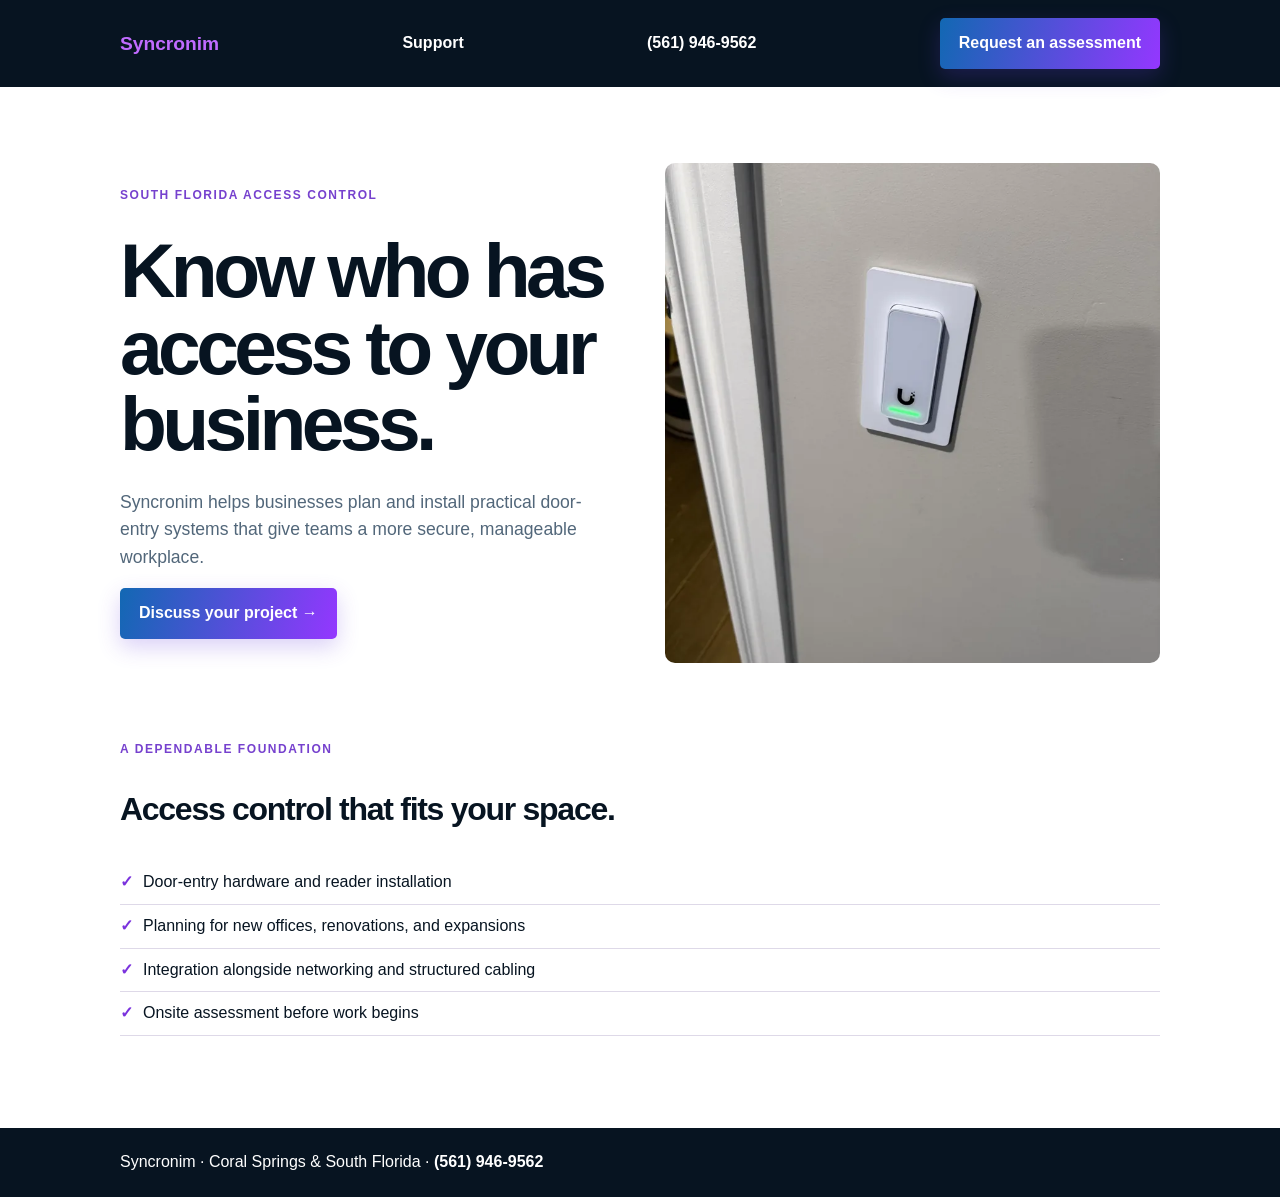
<file: access-control.html>
<!doctype html>
<html lang="en"><head>
  <meta charset="utf-8"><meta name="viewport" content="width=device-width,initial-scale=1">
  <meta name="description" content="Access control installation and door-entry solutions for businesses in Coral Springs and South Florida. Contact Syncronim for an onsite assessment.">
  <link rel="canonical" href="https://www.syncronim.com/access-control.html"><link rel="stylesheet" href="service-page.css">
  <meta property="og:type" content="website"><meta property="og:title" content="Access Control Installation | Syncronim | South Florida"><meta property="og:description" content="Practical door-entry and access control installation for Coral Springs and South Florida businesses."><meta property="og:url" content="https://www.syncronim.com/access-control.html"><meta property="og:image" content="https://www.syncronim.com/projects/web/img_9441-1600.webp"><meta property="og:image:alt" content="Installed access control reader by Syncronim"><meta name="twitter:card" content="summary_large_image"><link rel="icon" href="https://res.cloudinary.com/dq0gbgsdy/image/upload/c_limit,w_128,h_128/uploads/gvAEY-44r.jpg">
  <title>Access Control Installation | Syncronim | South Florida</title>
</head><body>
  <header><nav class="wrap bar" aria-label="Primary navigation"><a class="brand" href="index.html">Syncronim</a><a class="support-link" href="support.html">Support</a><a class="phone" href="tel:5619469562">(561) 946-9562</a><a class="button" href="index.html#contact">Request an assessment</a></nav></header>
  <main class="wrap"><div class="hero"><div><div class="eyebrow">South Florida access control</div><h1>Know who has access to your business.</h1><p class="copy">Syncronim helps businesses plan and install practical door-entry systems that give teams a more secure, manageable workplace.</p><a class="button" href="index.html#contact">Discuss your project →</a></div><img src="projects/web/img_9441-800.webp" srcset="projects/web/img_9441-800.webp 800w, projects/web/img_9441-1600.webp 1600w" sizes="(max-width:700px) 100vw, 50vw" alt="Installed access control reader at a business entry" decoding="async"></div>
  <section><div class="eyebrow">A dependable foundation</div><h2>Access control that fits your space.</h2><ul class="checks"><li>Door-entry hardware and reader installation</li><li>Planning for new offices, renovations, and expansions</li><li>Integration alongside networking and structured cabling</li><li>Onsite assessment before work begins</li></ul></section></main>
  <footer><div class="wrap">Syncronim · Coral Springs & South Florida · <a class="phone" href="tel:5619469562">(561) 946-9562</a></div></footer>
  <script type="application/ld+json">{"@context":"https://schema.org","@type":"Service","name":"Access control installation","url":"https://www.syncronim.com/access-control.html","description":"Access control installation and door-entry solutions for businesses in Coral Springs and South Florida.","provider":{"@id":"https://www.syncronim.com/#business","name":"Syncronim","telephone":"+15619469562","email":"info@syncronim.com"},"areaServed":["Coral Springs","South Florida"]}</script>
</body></html>
</file>
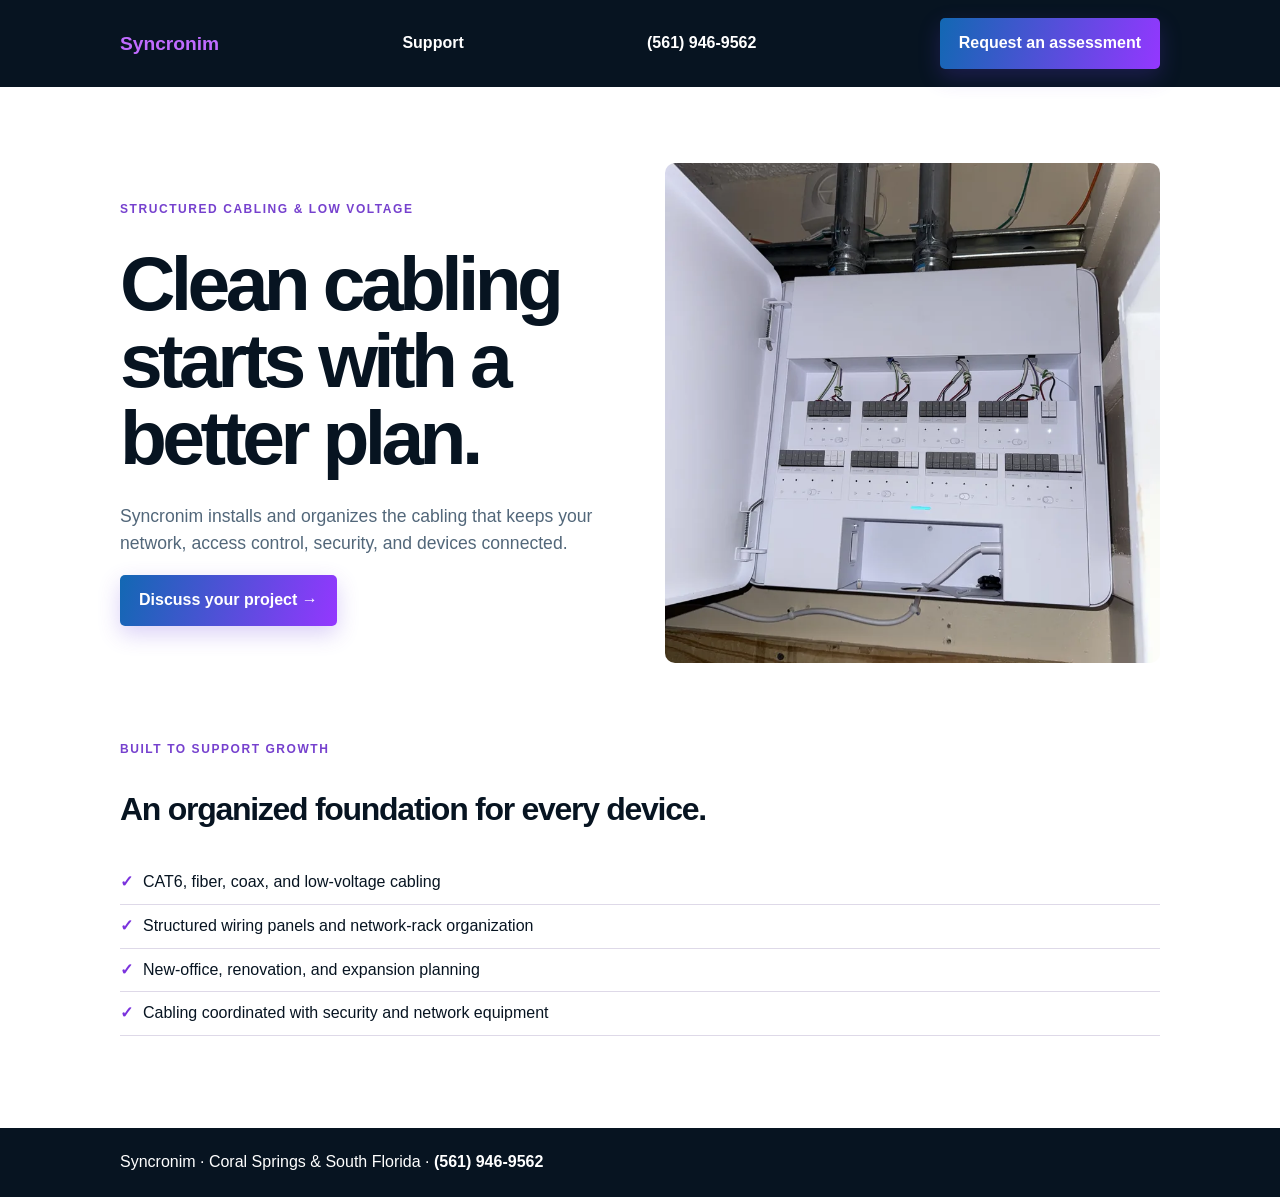
<file: cabling.html>
<!doctype html>
<html lang="en"><head>
  <meta charset="utf-8"><meta name="viewport" content="width=device-width,initial-scale=1">
  <meta name="description" content="Structured cabling and low-voltage installation for businesses in Coral Springs and South Florida. Contact Syncronim for an onsite assessment.">
  <link rel="canonical" href="https://www.syncronim.com/cabling.html"><link rel="stylesheet" href="service-page.css">
  <meta property="og:type" content="website"><meta property="og:title" content="Structured Cabling & Low Voltage | Syncronim | South Florida"><meta property="og:description" content="Structured cabling and low-voltage installation for Coral Springs and South Florida businesses."><meta property="og:url" content="https://www.syncronim.com/cabling.html"><meta property="og:image" content="https://www.syncronim.com/projects/web/img_9115-1600.webp"><meta property="og:image:alt" content="Structured cabling installation by Syncronim"><meta name="twitter:card" content="summary_large_image"><link rel="icon" href="https://res.cloudinary.com/dq0gbgsdy/image/upload/c_limit,w_128,h_128/uploads/gvAEY-44r.jpg">
  <title>Structured Cabling & Low Voltage | Syncronim | South Florida</title>
</head><body>
  <header><nav class="wrap bar" aria-label="Primary navigation"><a class="brand" href="index.html">Syncronim</a><a class="support-link" href="support.html">Support</a><a class="phone" href="tel:5619469562">(561) 946-9562</a><a class="button" href="index.html#contact">Request an assessment</a></nav></header>
  <main class="wrap"><div class="hero"><div><div class="eyebrow">Structured cabling & low voltage</div><h1>Clean cabling starts with a better plan.</h1><p class="copy">Syncronim installs and organizes the cabling that keeps your network, access control, security, and devices connected.</p><a class="button" href="index.html#contact">Discuss your project →</a></div><img src="projects/web/img_9444-800.webp" srcset="projects/web/img_9444-800.webp 800w, projects/web/img_9444-1600.webp 1600w" sizes="(max-width:700px) 100vw, 50vw" alt="Structured wiring panel with neatly installed cabling" decoding="async"></div>
  <section><div class="eyebrow">Built to support growth</div><h2>An organized foundation for every device.</h2><ul class="checks"><li>CAT6, fiber, coax, and low-voltage cabling</li><li>Structured wiring panels and network-rack organization</li><li>New-office, renovation, and expansion planning</li><li>Cabling coordinated with security and network equipment</li></ul></section></main>
  <footer><div class="wrap">Syncronim · Coral Springs & South Florida · <a class="phone" href="tel:5619469562">(561) 946-9562</a></div></footer>
  <script type="application/ld+json">{"@context":"https://schema.org","@type":"Service","name":"Structured cabling and low voltage","url":"https://www.syncronim.com/cabling.html","description":"Structured cabling and low-voltage installation for Coral Springs and South Florida businesses.","provider":{"@id":"https://www.syncronim.com/#business","name":"Syncronim","telephone":"+15619469562","email":"info@syncronim.com"},"areaServed":["Coral Springs","South Florida"]}</script>
</body></html>
</file>
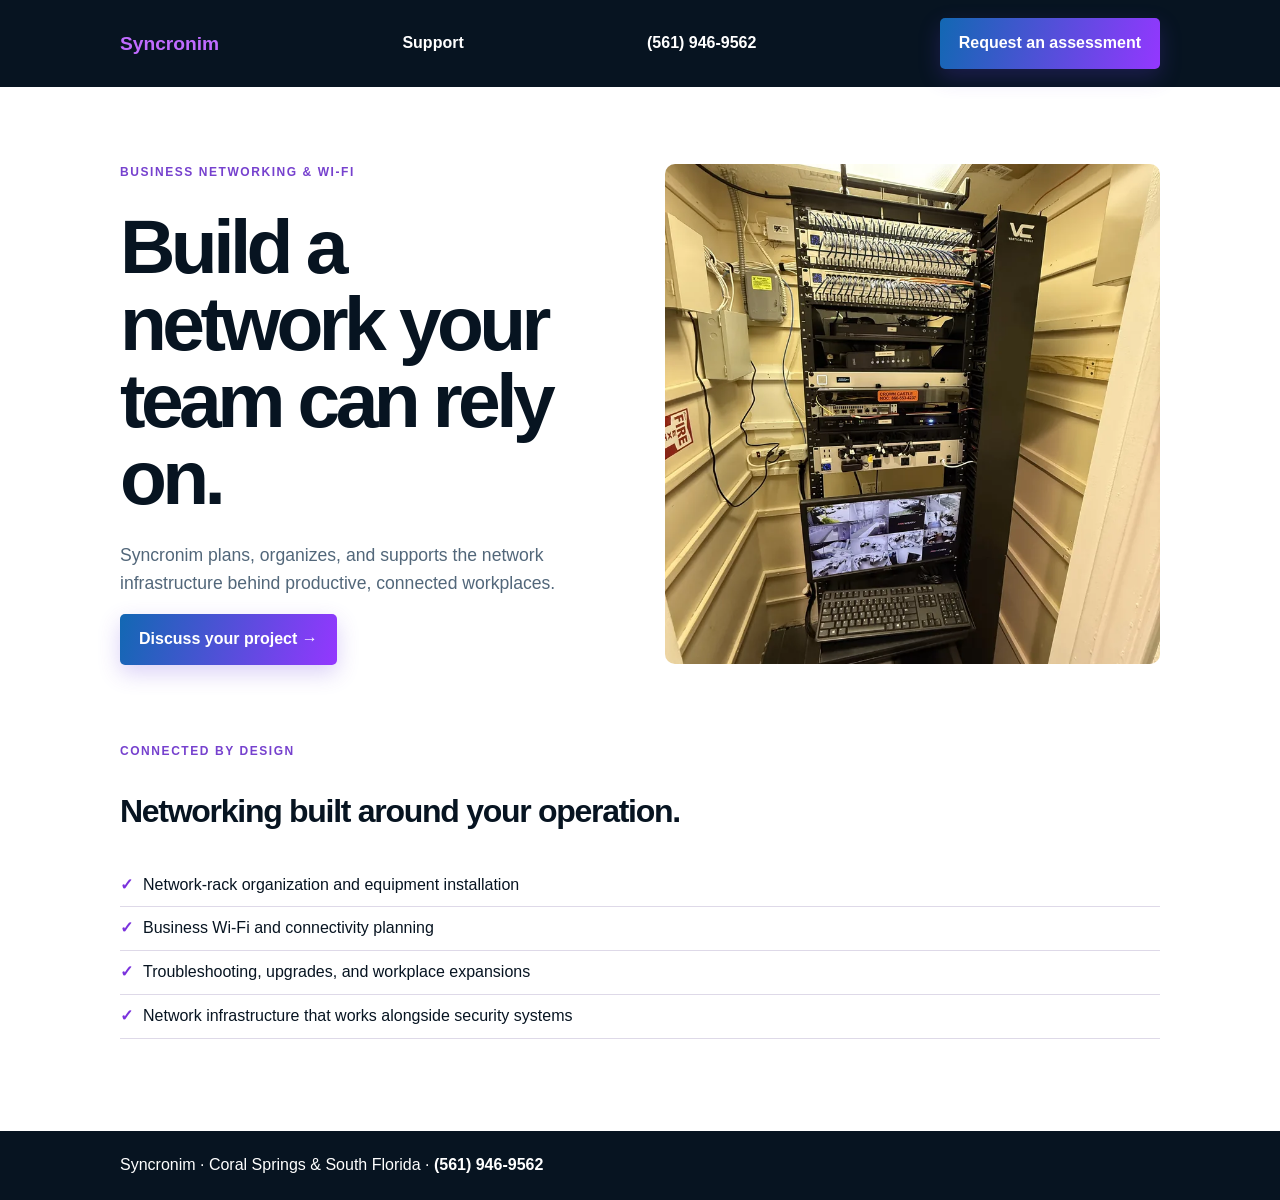
<file: networking.html>
<!doctype html>
<html lang="en"><head>
  <meta charset="utf-8"><meta name="viewport" content="width=device-width,initial-scale=1">
  <meta name="description" content="Business networking, Wi-Fi, and network rack installation in Coral Springs and South Florida. Contact Syncronim for an onsite assessment.">
  <link rel="canonical" href="https://www.syncronim.com/networking.html"><link rel="stylesheet" href="service-page.css">
  <meta property="og:type" content="website"><meta property="og:title" content="Business Networking & Wi-Fi | Syncronim | South Florida"><meta property="og:description" content="Business networking, Wi-Fi, and network-rack installation for Coral Springs and South Florida businesses."><meta property="og:url" content="https://www.syncronim.com/networking.html"><meta property="og:image" content="https://www.syncronim.com/projects/web/img_8928-1600.webp"><meta property="og:image:alt" content="Organized business networking rack by Syncronim"><meta name="twitter:card" content="summary_large_image"><link rel="icon" href="https://res.cloudinary.com/dq0gbgsdy/image/upload/c_limit,w_128,h_128/uploads/gvAEY-44r.jpg">
  <title>Business Networking & Wi-Fi | Syncronim | South Florida</title>
</head><body>
  <header><nav class="wrap bar" aria-label="Primary navigation"><a class="brand" href="index.html">Syncronim</a><a class="support-link" href="support.html">Support</a><a class="phone" href="tel:5619469562">(561) 946-9562</a><a class="button" href="index.html#contact">Request an assessment</a></nav></header>
  <main class="wrap"><div class="hero"><div><div class="eyebrow">Business networking & Wi-Fi</div><h1>Build a network your team can rely on.</h1><p class="copy">Syncronim plans, organizes, and supports the network infrastructure behind productive, connected workplaces.</p><a class="button" href="index.html#contact">Discuss your project →</a></div><img src="projects/web/img_8928-800.webp" srcset="projects/web/img_8928-800.webp 800w, projects/web/img_8928-1600.webp 1600w" sizes="(max-width:700px) 100vw, 50vw" alt="Organized business networking rack with patch panels" decoding="async"></div>
  <section><div class="eyebrow">Connected by design</div><h2>Networking built around your operation.</h2><ul class="checks"><li>Network-rack organization and equipment installation</li><li>Business Wi-Fi and connectivity planning</li><li>Troubleshooting, upgrades, and workplace expansions</li><li>Network infrastructure that works alongside security systems</li></ul></section></main>
  <footer><div class="wrap">Syncronim · Coral Springs & South Florida · <a class="phone" href="tel:5619469562">(561) 946-9562</a></div></footer>
  <script type="application/ld+json">{"@context":"https://schema.org","@type":"Service","name":"Business networking and Wi-Fi","url":"https://www.syncronim.com/networking.html","description":"Business networking, Wi-Fi, and network-rack installation for Coral Springs and South Florida businesses.","provider":{"@id":"https://www.syncronim.com/#business","name":"Syncronim","telephone":"+15619469562","email":"info@syncronim.com"},"areaServed":["Coral Springs","South Florida"]}</script>
</body></html>
</file>
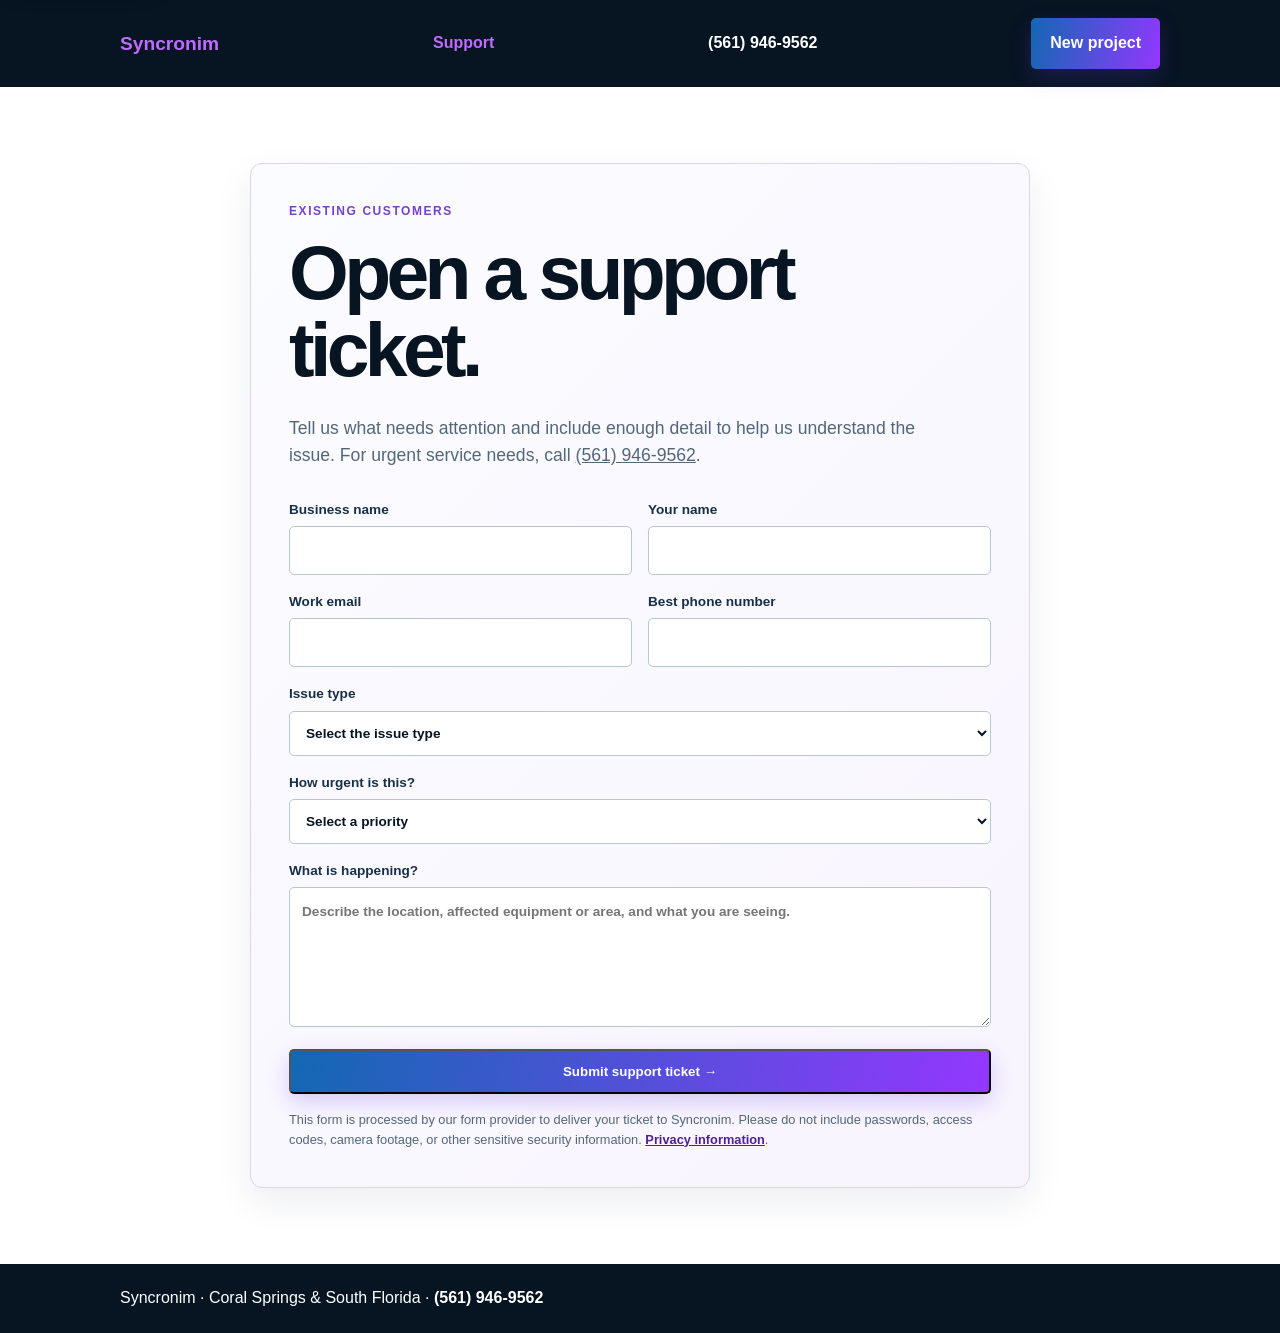
<file: support.html>
<!doctype html>
<html lang="en"><head>
  <meta charset="utf-8"><meta name="viewport" content="width=device-width,initial-scale=1">
  <meta name="description" content="Existing Syncronim customers can submit a support request for access control, networking, structured cabling, CCTV, and workplace technology.">
  <link rel="canonical" href="https://www.syncronim.com/support.html"><link rel="stylesheet" href="service-page.css">
  <meta property="og:type" content="website"><meta property="og:title" content="Customer Support | Syncronim"><meta property="og:description" content="Existing Syncronim customers can submit a support request online."><meta property="og:url" content="https://www.syncronim.com/support.html"><meta property="og:image" content="https://www.syncronim.com/projects/web/4b469cf9-b110-4b49-8fda-85683d59d4a0-1600.webp"><meta property="og:image:alt" content="Security monitoring installation completed by Syncronim"><meta name="twitter:card" content="summary_large_image"><link rel="icon" href="https://res.cloudinary.com/dq0gbgsdy/image/upload/c_limit,w_128,h_128/uploads/gvAEY-44r.jpg">
  <title>Customer Support | Syncronim</title>
</head><body>
  <a class="skip-link" href="#support-ticket">Skip to content</a>
  <header><nav class="wrap bar" aria-label="Primary navigation"><a class="brand" href="index.html">Syncronim</a><a class="support-link" href="support.html" aria-current="page">Support</a><a class="phone" href="tel:5619469562">(561) 946-9562</a><a class="button" href="index.html#contact">New project</a></nav></header>
  <main class="wrap"><section class="support-shell" id="support-ticket"><div class="eyebrow">Existing customers</div><h1>Open a support ticket.</h1><p class="copy">Tell us what needs attention and include enough detail to help us understand the issue. For urgent service needs, call <a href="tel:5619469562">(561) 946-9562</a>.</p><form class="support-form" action="https://formsubmit.co/info@syncronim.com" method="POST" accept-charset="UTF-8" id="support-form"><input type="hidden" name="_subject" value="Syncronim support ticket"><input type="hidden" name="_next" value="https://www.syncronim.com/support.html?ticket=sent#support-ticket"><input type="hidden" name="_url" value="https://www.syncronim.com/support.html"><p class="support-status" id="support-status" role="status" aria-live="polite"></p><label>Business name<input name="business" autocomplete="organization" maxlength="160" required></label><label>Your name<input name="name" autocomplete="name" maxlength="120" required></label><label>Work email<input name="email" type="email" autocomplete="email" maxlength="254" required></label><label>Best phone number<input name="phone" type="tel" autocomplete="tel" maxlength="40" required></label><label class="wide">Issue type<select name="issue_type" required><option value="" selected disabled>Select the issue type</option><option>Access control</option><option>Networking or Wi-Fi</option><option>Structured cabling</option><option>CCTV or surveillance</option><option>Computer, POS, or deployment support</option><option>Other existing-customer support</option></select></label><label class="wide">How urgent is this?<select name="priority" required><option value="" selected disabled>Select a priority</option><option>Urgent — business operations are affected</option><option>Normal — service or troubleshooting request</option><option>Planned — maintenance, change, or quote</option></select></label><label class="wide">What is happening?<textarea name="message" maxlength="4000" required placeholder="Describe the location, affected equipment or area, and what you are seeing."></textarea></label><label class="honeypot" aria-hidden="true">Leave this field blank<input name="_honey" tabindex="-1" autocomplete="off"></label><button class="button wide" type="submit">Submit support ticket →</button><p class="support-note">This form is processed by our form provider to deliver your ticket to Syncronim. Please do not include passwords, access codes, camera footage, or other sensitive security information. <a href="https://formsubmit.co/privacy.pdf" target="_blank" rel="noopener noreferrer">Privacy information</a>.</p></form></section></main>
  <footer><div class="wrap">Syncronim · Coral Springs &amp; South Florida · <a class="phone" href="tel:5619469562">(561) 946-9562</a></div></footer>
  <script>(() => { const form = document.getElementById('support-form'); const status = document.getElementById('support-status'); const result = new URLSearchParams(window.location.search).get('ticket'); if (!form || !status || !result) return; if (result === 'sent') { form.reset(); status.className = 'support-status is-visible success'; status.textContent = 'Thank you — your support ticket was sent. Syncronim will follow up using the details you provided.'; } else { status.className = 'support-status is-visible error'; status.textContent = 'Your ticket could not be sent. Please call (561) 946-9562 or email info@syncronim.com.'; } window.history.replaceState({}, '', window.location.pathname + window.location.hash); })();</script>
  <script type="application/ld+json">{"@context":"https://schema.org","@type":"Service","name":"Existing customer technology support","url":"https://www.syncronim.com/support.html","provider":{"@id":"https://www.syncronim.com/#business","name":"Syncronim","telephone":"+15619469562","email":"info@syncronim.com"},"areaServed":["Coral Springs","South Florida"]}</script>
</body></html>
</file>
<file: service-page.css>
:root { --ink:#071421; --navy:#0c2135; --blue:#1268b3; --violet:#9437ff; --magenta:#e946db; --muted:#52677a; }
* { box-sizing:border-box; }
body { margin:0; color:var(--ink); font:16px/1.55 Inter,Arial,sans-serif; }
a { color:inherit; }
header, footer { background:var(--ink); color:#fff; }
.wrap { width:min(1040px,calc(100% - 40px)); margin:auto; }
.skip-link { position:absolute; z-index:20; top:10px; left:10px; transform:translateY(-160%); padding:10px 14px; border-radius:5px; color:#071421; background:#fff; font-weight:800; box-shadow:0 6px 22px rgba(0,0,0,.25); transition:transform .18s ease; }
.skip-link:focus { transform:translateY(0); }
.bar { display:flex; align-items:center; justify-content:space-between; gap:20px; padding:18px 0; }
.brand { color:#c06bff; font-size:1.2rem; font-weight:800; text-decoration:none; }
.support-link { color:#fff; font-weight:750; text-decoration:none; }
.support-link[aria-current="page"] { color:#c06bff; }
.phone, .button { color:#fff; font-weight:750; text-decoration:none; }
.button { display:inline-block; padding:13px 19px; border-radius:5px; background:linear-gradient(105deg,var(--blue),var(--violet)); box-shadow:0 8px 22px rgba(99,57,220,.24); }
main { padding:76px 0; }
.hero { display:grid; grid-template-columns:1fr 1fr; gap:50px; align-items:center; }
.hero img { width:100%; max-height:500px; object-fit:cover; border-radius:10px; }
.eyebrow { color:#7641ce; font-size:.75rem; font-weight:800; letter-spacing:.13em; text-transform:uppercase; }
h1 { margin:.35em 0; font-size:clamp(2.6rem,6vw,4.8rem); line-height:1; letter-spacing:-.06em; }
h2 { font-size:2rem; letter-spacing:-.04em; }
.copy { color:var(--muted); font-size:1.1rem; }
.checks { padding:0; list-style:none; }
.checks li { padding:9px 0; border-bottom:1px solid #ded9e8; }
.checks li::before { content:'✓'; margin-right:10px; color:#7a32dd; font-weight:bold; }
section { margin-top:75px; padding-top:2px; }
footer { padding:22px 0; }
.support-shell { max-width:780px; margin:auto; padding:38px; border:1px solid #dcd6ec; border-radius:12px; background:linear-gradient(135deg,#fbfcff,#f8f4ff); box-shadow:0 14px 36px rgba(29,43,74,.08); }
.support-shell h1 { margin-top:.18em; max-width:650px; }
.support-shell > p { max-width:650px; }
.support-form { display:grid; grid-template-columns:1fr 1fr; gap:16px; margin-top:30px; }
.support-form label { color:#173046; font-size:.85rem; font-weight:750; }
.support-form input, .support-form textarea, .support-form select { width:100%; margin-top:6px; padding:13px 12px; border:1px solid #b7c7d5; border-radius:5px; color:#071421; background:#fff; font:inherit; }
.support-form textarea { min-height:140px; resize:vertical; }
.support-form .wide, .support-status, .support-note { grid-column:span 2; }
.support-status { display:none; margin:0; padding:11px 13px; border-radius:5px; font-weight:700; }
.support-status.is-visible { display:block; }
.support-status.success { color:#175c35; border:1px solid #77c896; background:#e8fff0; }
.support-status.error { color:#8e173d; border:1px solid #ed9bb3; background:#fff0f4; }
.support-note { margin:0; color:var(--muted); font-size:.8rem; }
.support-note a { color:#4f2095; font-weight:700; }
.honeypot { position:absolute; width:1px; height:1px; overflow:hidden; clip:rect(0 0 0 0); white-space:nowrap; }
@media (max-width:700px) { .support-shell { padding:26px 20px; } .support-form { grid-template-columns:1fr; } .support-form .wide, .support-status, .support-note { grid-column:span 1; } }
@media (max-width:700px) { .hero { grid-template-columns:1fr; } .bar { gap:14px; } .phone { display:none; } main { padding:45px 0; } }
@media (max-width:520px) { .bar { gap:12px; } .bar .button { display:none; } }
</file>
